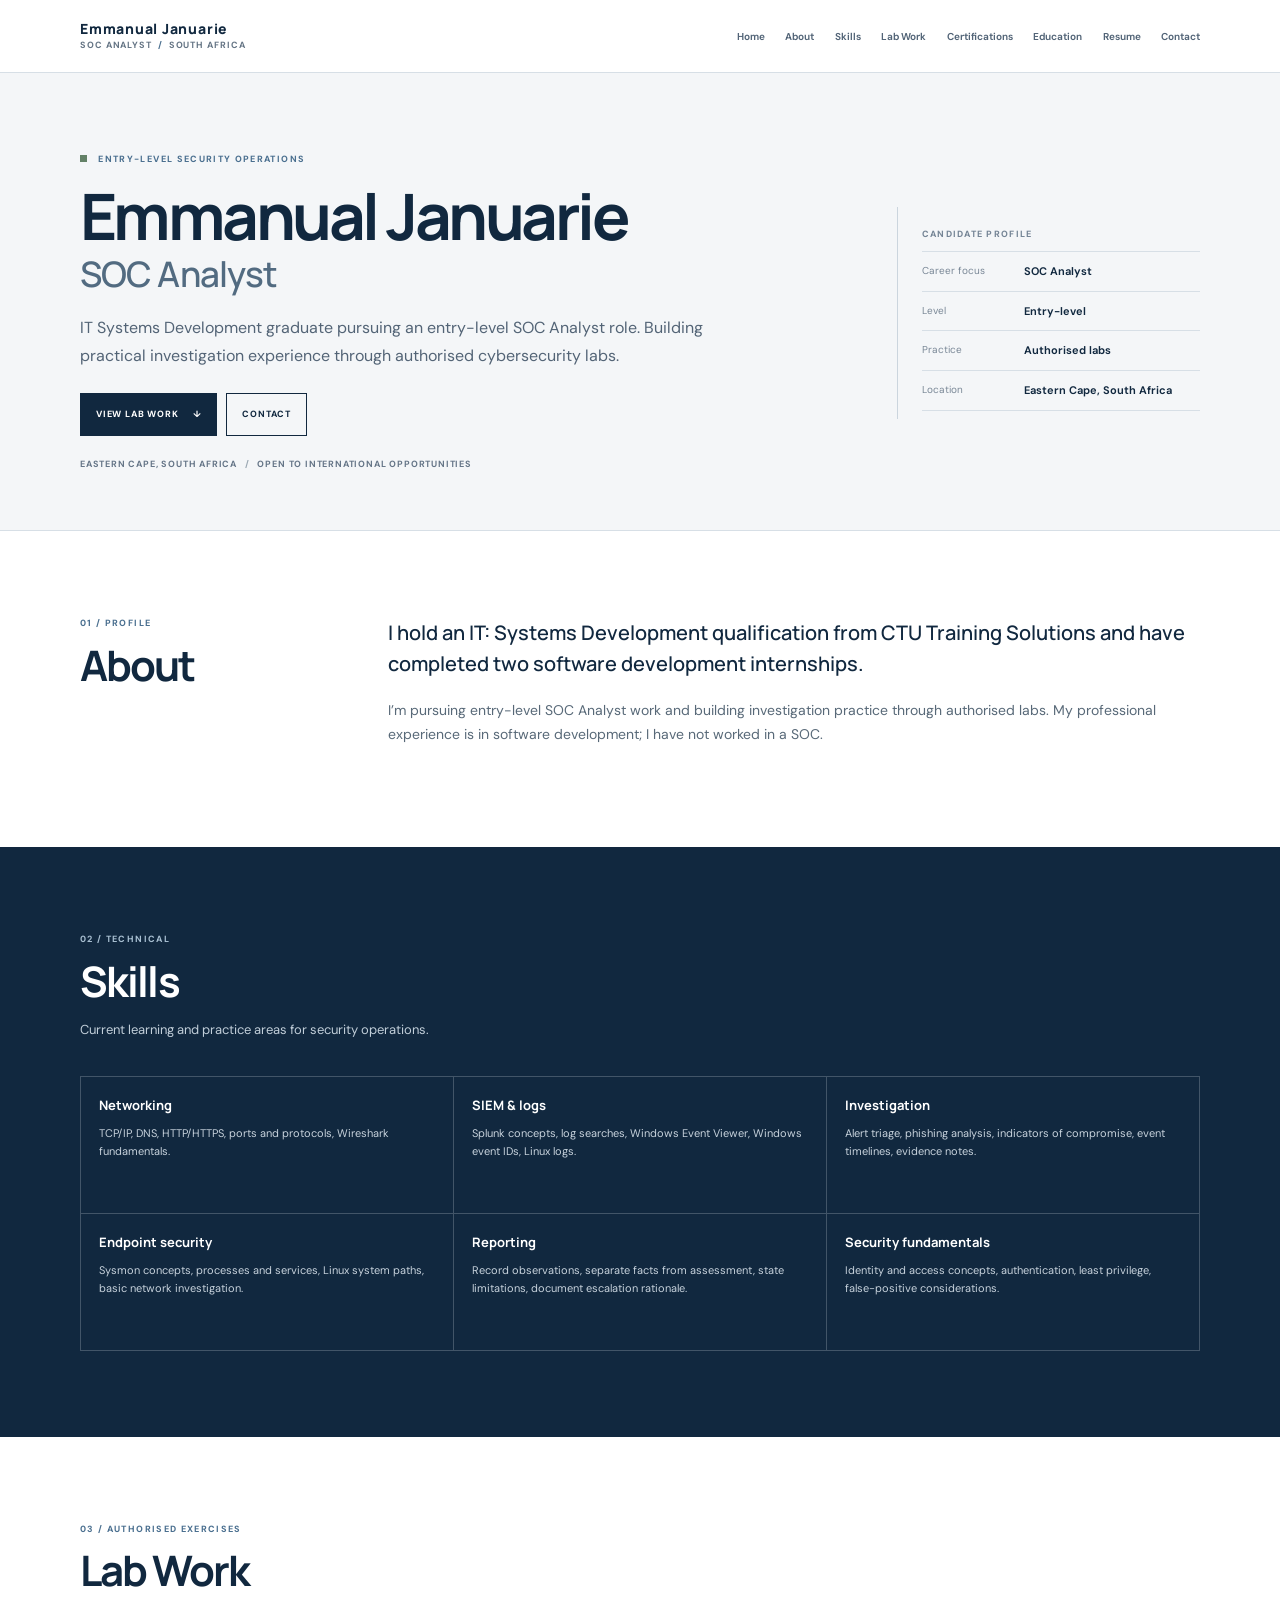
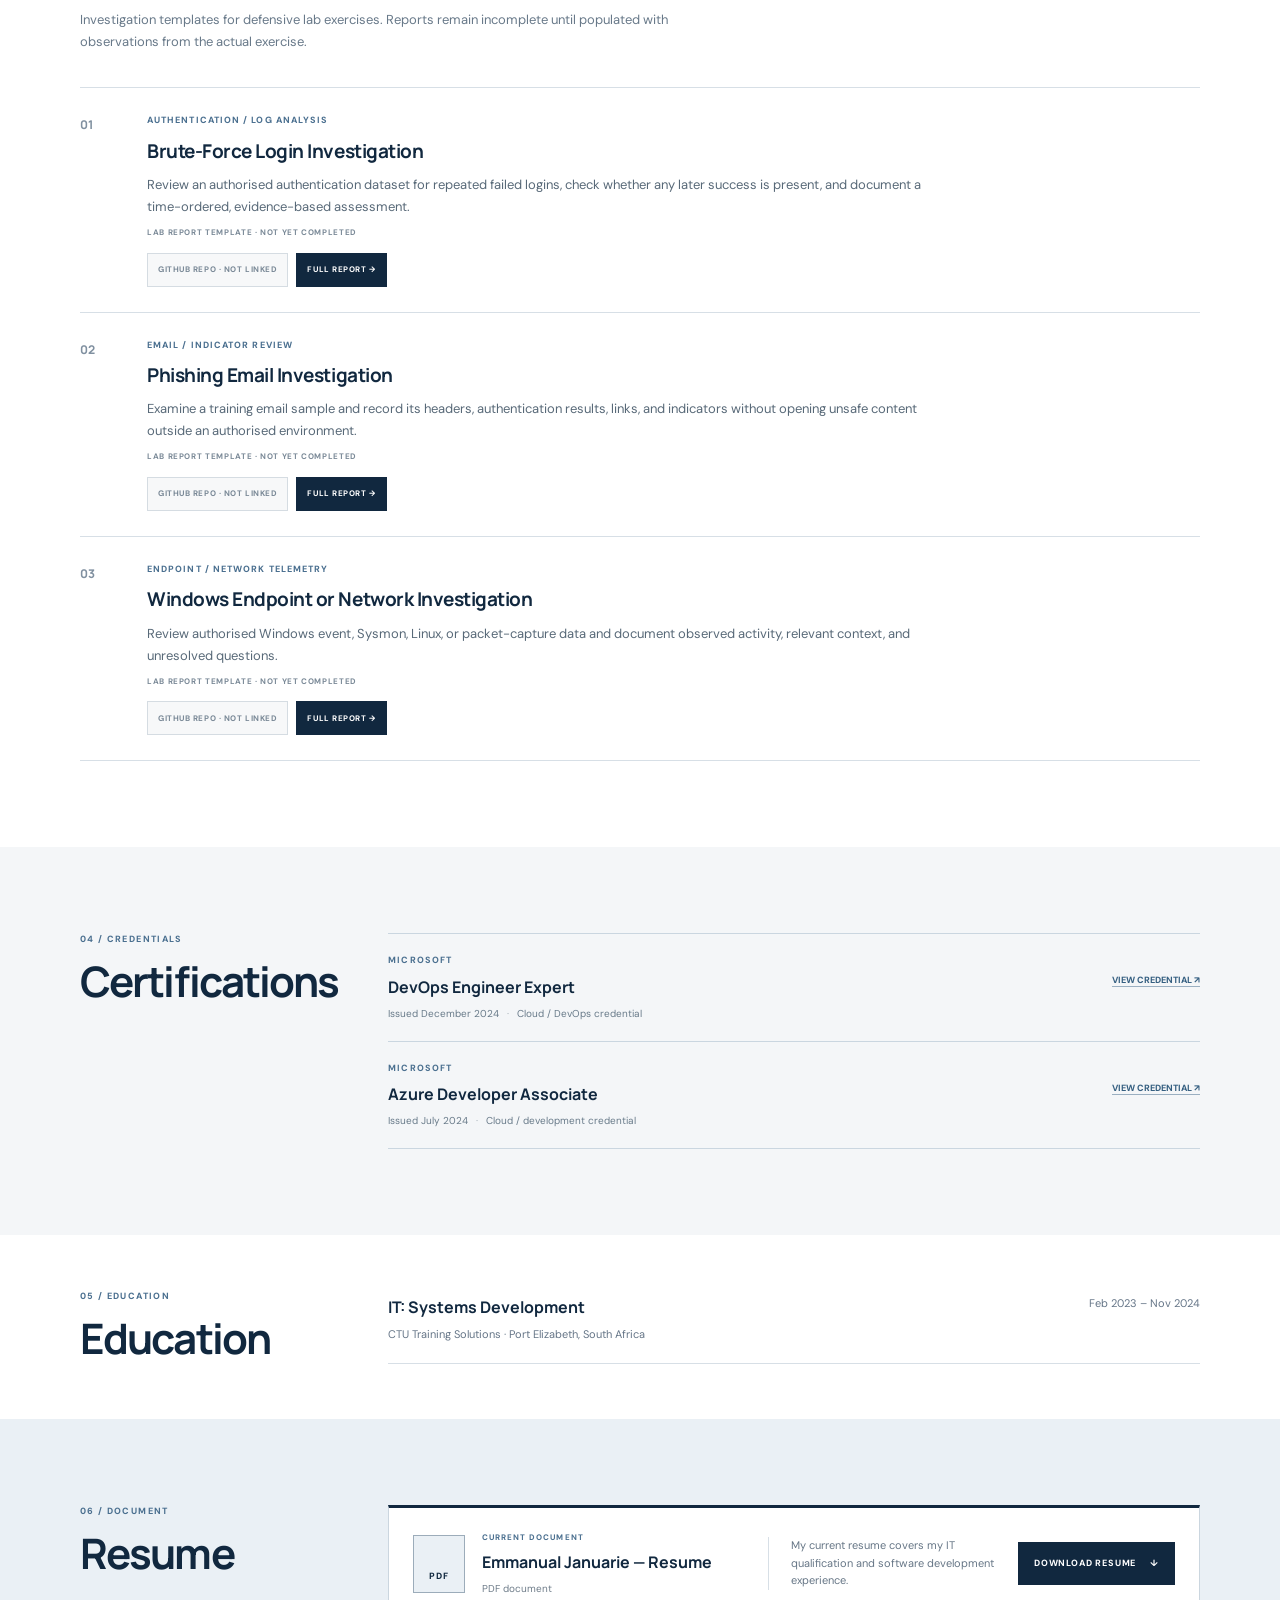
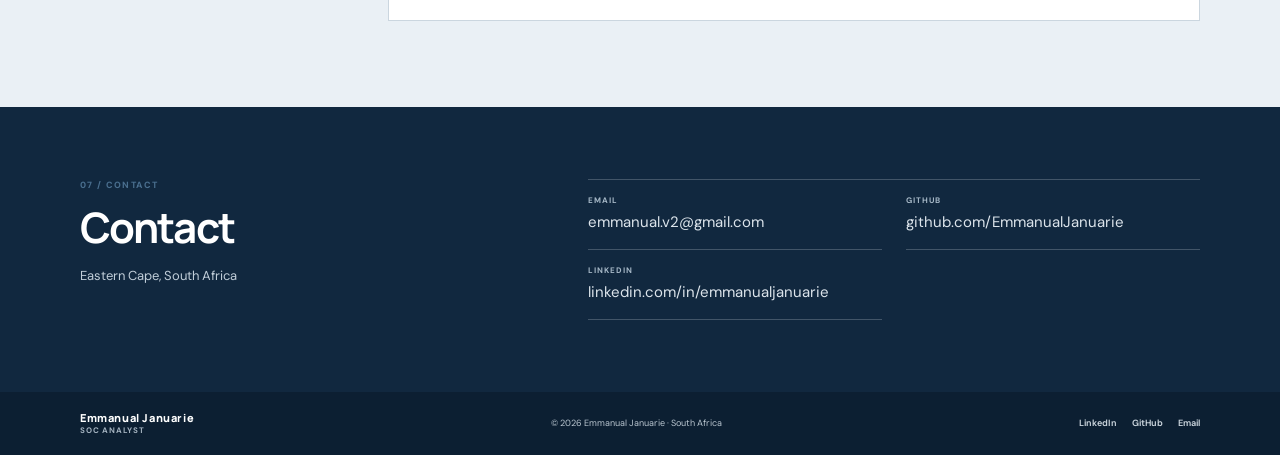
<file: index.html>
<!doctype html>
<html lang="en">
<head>
  <meta charset="utf-8">
  <meta name="viewport" content="width=device-width, initial-scale=1">
  <meta name="theme-color" content="#11283f">
  <meta name="description" content="Emmanual Januarie — entry-level SOC Analyst candidate based in Eastern Cape, South Africa.">
  <title>Emmanual Januarie | SOC Analyst</title>
  <link rel="preconnect" href="https://fonts.googleapis.com">
  <link rel="preconnect" href="https://fonts.gstatic.com" crossorigin>
  <link href="https://fonts.googleapis.com/css2?family=DM+Sans:wght@400;500;600;700&family=Manrope:wght@400;500;600;700;800&display=swap" rel="stylesheet">
  <link rel="stylesheet" href="styles.css">
  <script src="lab-data.js" defer></script>
  <script src="script.js" defer></script>
</head>
<body>
  <a class="skip-link" href="#main">Skip to content</a>
  <header class="site-header">
    <div class="container header-inner">
      <a class="brand" href="#home" aria-label="Emmanual Januarie, home">
        <span class="brand-name">Emmanual Januarie</span>
        <span class="brand-detail">SOC ANALYST <span aria-hidden="true">/</span> SOUTH AFRICA</span>
      </a>
      <button class="menu-toggle" type="button" aria-expanded="false" aria-controls="primary-nav" aria-label="Open navigation">
        <span></span><span></span><span></span>
      </button>
      <nav class="primary-nav" id="primary-nav" aria-label="Main navigation">
        <a href="#home">Home</a>
        <a href="#about">About</a>
        <a href="#skills">Skills</a>
        <a href="#lab-work">Lab Work</a>
        <a href="#certifications">Certifications</a>
        <a href="#education">Education</a>
        <a href="#resume">Resume</a>
        <a href="#contact">Contact</a>
      </nav>
    </div>
  </header>

  <main id="main">
    <section class="hero" id="home" aria-labelledby="hero-title">
      <div class="container hero-grid">
        <div class="hero-copy">
          <p class="eyebrow"><span class="status-mark" aria-hidden="true"></span> ENTRY-LEVEL SECURITY OPERATIONS</p>
          <h1 id="hero-title">Emmanual Januarie<span class="title-break">SOC Analyst</span></h1>
          <p class="hero-intro">IT Systems Development graduate pursuing an entry-level SOC Analyst role. Building practical investigation experience through authorised cybersecurity labs.</p>
          <div class="hero-actions">
            <a class="button button-primary" href="#lab-work">View Lab Work <span aria-hidden="true">↓</span></a>
            <a class="button button-outline" href="#contact">Contact</a>
          </div>
          <p class="hero-note">EASTERN CAPE, SOUTH AFRICA <span>/</span> OPEN TO INTERNATIONAL OPPORTUNITIES</p>
        </div>
        <aside class="hero-aside" aria-label="Candidate details">
          <p class="aside-label">CANDIDATE PROFILE</p>
          <dl class="profile-facts">
            <div><dt>Career focus</dt><dd>SOC Analyst</dd></div>
            <div><dt>Level</dt><dd>Entry-level</dd></div>
            <div><dt>Practice</dt><dd>Authorised labs</dd></div>
            <div><dt>Location</dt><dd>Eastern Cape, South Africa</dd></div>
          </dl>
        </aside>
      </div>
    </section>

    <section class="section section-light" id="about" aria-labelledby="about-title">
      <div class="container section-grid">
        <div class="section-heading">
          <p class="eyebrow">01 / PROFILE</p>
          <h2 id="about-title">About</h2>
        </div>
        <div class="section-content">
          <p class="lead">I hold an IT: Systems Development qualification from CTU Training Solutions and have completed two software development internships.</p>
          <p>I’m pursuing entry-level SOC Analyst work and building investigation practice through authorised labs. My professional experience is in software development; I have not worked in a SOC.</p>
        </div>
      </div>
    </section>

    <section class="section section-navy" id="skills" aria-labelledby="skills-title">
      <div class="container">
        <div class="section-heading heading-light">
          <p class="eyebrow">02 / TECHNICAL</p>
          <h2 id="skills-title">Skills</h2>
          <p class="section-summary">Current learning and practice areas for security operations.</p>
        </div>
        <div class="skills-grid">
          <article class="skill-group"><h3>Networking</h3><p>TCP/IP, DNS, HTTP/HTTPS, ports and protocols, Wireshark fundamentals.</p></article>
          <article class="skill-group"><h3>SIEM &amp; logs</h3><p>Splunk concepts, log searches, Windows Event Viewer, Windows event IDs, Linux logs.</p></article>
          <article class="skill-group"><h3>Investigation</h3><p>Alert triage, phishing analysis, indicators of compromise, event timelines, evidence notes.</p></article>
          <article class="skill-group"><h3>Endpoint security</h3><p>Sysmon concepts, processes and services, Linux system paths, basic network investigation.</p></article>
          <article class="skill-group"><h3>Reporting</h3><p>Record observations, separate facts from assessment, state limitations, document escalation rationale.</p></article>
          <article class="skill-group"><h3>Security fundamentals</h3><p>Identity and access concepts, authentication, least privilege, false-positive considerations.</p></article>
        </div>
      </div>
    </section>

    <section class="section section-light" id="lab-work" aria-labelledby="labs-title">
      <div class="container">
        <div class="section-heading section-heading-wide">
          <p class="eyebrow">03 / AUTHORISED EXERCISES</p>
          <h2 id="labs-title">Lab Work</h2>
          <p class="section-summary">Investigation templates for defensive lab exercises. Reports remain incomplete until populated with observations from the actual exercise.</p>
        </div>
        <div class="lab-list" id="lab-list" aria-live="polite"></div>
      </div>
    </section>

    <section class="section section-paper" id="certifications" aria-labelledby="certifications-title">
      <div class="container section-grid">
        <div class="section-heading">
          <p class="eyebrow">04 / CREDENTIALS</p>
          <h2 id="certifications-title">Certifications</h2>
        </div>
        <div class="credential-list">
          <article class="credential">
            <div><p class="credential-org">MICROSOFT</p><h3>DevOps Engineer Expert</h3><p class="credential-meta">Issued December 2024 <span>·</span> Cloud / DevOps credential</p></div>
            <a class="credential-link" href="https://learn.microsoft.com/api/credentials/share/en-us/EmmanualJanuarie-0471/35E1E9417CEDE322?sharingId=3C00639A1DE75581" target="_blank" rel="noopener noreferrer">View credential <span aria-hidden="true">↗</span></a>
          </article>
          <article class="credential">
            <div><p class="credential-org">MICROSOFT</p><h3>Azure Developer Associate</h3><p class="credential-meta">Issued July 2024 <span>·</span> Cloud / development credential</p></div>
            <a class="credential-link" href="https://learn.microsoft.com/api/credentials/share/en-us/EmmanualJanuarie-0471/957F82BB0A63E8DE?sharingId=3C00639A1DE75581" target="_blank" rel="noopener noreferrer">View credential <span aria-hidden="true">↗</span></a>
          </article>
        </div>
      </div>
    </section>

    <section class="section section-light section-compact" id="education" aria-labelledby="education-title">
      <div class="container section-grid">
        <div class="section-heading"><p class="eyebrow">05 / EDUCATION</p><h2 id="education-title">Education</h2></div>
        <article class="education-entry">
          <div class="education-detail">
            <h3>IT: Systems Development</h3>
            <p>CTU Training Solutions <span>·</span> Port Elizabeth, South Africa</p>
          </div>
          <p class="education-date">Feb 2023 – Nov 2024</p>
        </article>
      </div>
    </section>

    <section class="section section-bluewash" id="resume" aria-labelledby="resume-title">
      <div class="container section-grid">
        <div class="section-heading"><p class="eyebrow">06 / DOCUMENT</p><h2 id="resume-title">Resume</h2></div>
        <div class="resume-document">
          <div class="resume-document-heading">
            <span class="resume-file-mark" aria-hidden="true">PDF</span>
            <div class="resume-document-copy">
              <p class="document-label">CURRENT DOCUMENT</p>
              <h3>Emmanual Januarie — Resume</h3>
              <p class="document-note">PDF document</p>
            </div>
          </div>
          <div class="resume-document-detail">
            <p>My current resume covers my IT qualification and software development experience.</p>
            <a class="button button-primary" href="documents/emmanual-januarie-resume.pdf" download="Emmanual-Januarie-Resume.pdf">Download Resume <span aria-hidden="true">↓</span></a>
          </div>
        </div>
      </div>
    </section>

    <section class="section contact-section" id="contact" aria-labelledby="contact-title">
      <div class="container contact-grid">
        <div class="section-heading heading-light"><p class="eyebrow">07 / CONTACT</p><h2 id="contact-title">Contact</h2><p class="section-summary">Eastern Cape, South Africa</p></div>
        <div class="contact-details">
          <div><p class="contact-label">EMAIL</p>emmanual.v2@gmail.com</div>
          <div><p class="contact-label">GITHUB</p>github.com/EmmanualJanuarie</div>
          <div><p class="contact-label">LINKEDIN</p>linkedin.com/in/emmanualjanuarie</div>
        </div>
      </div>
    </section>
  </main>

  <footer class="site-footer">
    <div class="container footer-inner">
      <a class="brand footer-brand" href="#home"><span class="brand-name">Emmanual Januarie</span><span class="brand-detail">SOC ANALYST</span></a>
      <p>© <span id="current-year">2026</span> Emmanual Januarie · South Africa</p>
      <div class="footer-links"><a href="https://www.linkedin.com/in/emmanualjanuarie/" target="_blank" rel="noopener noreferrer">LinkedIn</a><a href="https://github.com/EmmanualJanuarie" target="_blank" rel="noopener noreferrer">GitHub</a><a href="mailto:emmanual.v2@gmail.com">Email</a></div>
    </div>
  </footer>
</body>
</html>
</file>
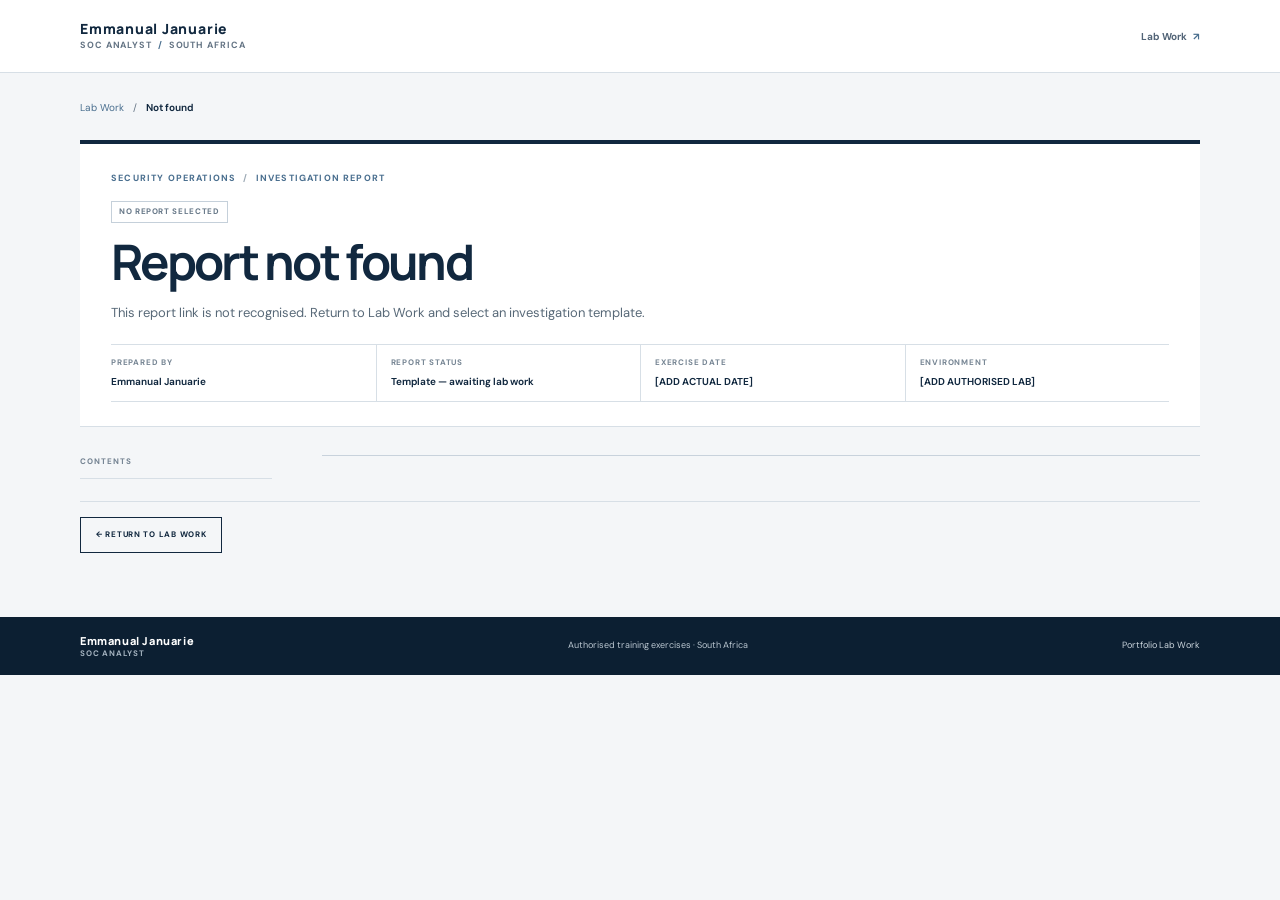
<file: lab-report.html>
<!doctype html>
<html lang="en">
<head>
  <meta charset="utf-8">
  <meta name="viewport" content="width=device-width, initial-scale=1">
  <meta name="theme-color" content="#11283f">
  <meta name="description" content="Authorised training lab investigation report template by Emmanual Januarie.">
  <title>Lab investigation report | Emmanual Januarie</title>
  <link rel="preconnect" href="https://fonts.googleapis.com">
  <link rel="preconnect" href="https://fonts.gstatic.com" crossorigin>
  <link href="https://fonts.googleapis.com/css2?family=DM+Sans:wght@400;500;600;700&family=Manrope:wght@400;500;600;700;800&display=swap" rel="stylesheet">
  <link rel="stylesheet" href="styles.css">
  <link rel="stylesheet" href="lab-report.css">
  <script src="lab-data.js" defer></script>
  <script src="lab-report.js" defer></script>
</head>
<body class="report-page">
  <a class="skip-link" href="#report-main">Skip to report</a>
  <header class="site-header report-site-header">
    <div class="container header-inner">
      <a class="brand" href="index.html#home" aria-label="Emmanual Januarie, home">
        <span class="brand-name">Emmanual Januarie</span>
        <span class="brand-detail">SOC ANALYST <span aria-hidden="true">/</span> SOUTH AFRICA</span>
      </a>
      <a class="report-nav-link" href="index.html#lab-work">Lab Work <span aria-hidden="true">↗</span></a>
    </div>
  </header>

  <main class="report-main" id="report-main">
    <div class="container report-container">
      <nav class="report-breadcrumb" aria-label="Breadcrumb">
        <a href="index.html#lab-work">Lab Work</a><span aria-hidden="true">/</span><span id="report-breadcrumb">Investigation report</span>
      </nav>

      <header class="report-cover">
        <p class="report-kicker">SECURITY OPERATIONS <span>/</span> INVESTIGATION REPORT</p>
        <p class="report-template-status">TRAINING LAB · TEMPLATE NOT YET COMPLETED</p>
        <h1 id="report-title">Investigation report</h1>
        <p class="report-summary" id="report-summary"></p>
        <dl class="report-metadata">
          <div><dt>Prepared by</dt><dd>Emmanual Januarie</dd></div>
          <div><dt>Report status</dt><dd>Template — awaiting lab work</dd></div>
          <div><dt>Exercise date</dt><dd>[ADD ACTUAL DATE]</dd></div>
          <div><dt>Environment</dt><dd>[ADD AUTHORISED LAB]</dd></div>
        </dl>
      </header>

      <div class="report-layout">
        <aside class="report-index" aria-label="Report sections">
          <p>CONTENTS</p>
          <nav id="report-index-links"></nav>
        </aside>
        <div class="report-sections" id="report-sections" aria-live="polite"></div>
      </div>

      <div class="report-endnote">
        <a class="button button-outline" href="index.html#lab-work">← Return to Lab Work</a>
      </div>
    </div>
  </main>

  <footer class="site-footer report-footer">
    <div class="container footer-inner">
      <a class="brand footer-brand" href="index.html#home"><span class="brand-name">Emmanual Januarie</span><span class="brand-detail">SOC ANALYST</span></a>
      <p>Authorised training exercises · South Africa</p>
      <a class="report-footer-link" href="index.html#lab-work">Portfolio Lab Work</a>
    </div>
  </footer>
</body>
</html>
</file>
<file: styles.css>
:root {
  color-scheme: light;
  --navy: #11283f;
  --navy-deep: #0c1f32;
  --ink: #1d2d3b;
  --muted: #647484;
  --line: #d7dfe6;
  --paper: #fff;
  --off-white: #f4f6f8;
  --blue-wash: #eaf0f5;
  --accent: #4a6f8f;
  --body-font: "DM Sans", "Segoe UI", Arial, sans-serif;
  --heading-font: "Manrope", "Segoe UI", Arial, sans-serif;
  --content-width: 1120px;
}

*, *::before, *::after { box-sizing: border-box; }
html { scroll-behavior: smooth; scroll-padding-top: 82px; }
body { margin: 0; background: var(--paper); color: var(--ink); font: 15px/1.7 var(--body-font); -webkit-font-smoothing: antialiased; }
a { color: inherit; }
button { font: inherit; }
.container { width: min(var(--content-width), calc(100% - 64px)); margin-inline: auto; }
.skip-link { position: fixed; z-index: 100; top: 8px; left: 8px; padding: 9px 13px; transform: translateY(-160%); background: var(--navy); color: #fff; font-weight: 700; }
.skip-link:focus { transform: translateY(0); }

.site-header { position: sticky; z-index: 20; top: 0; border-bottom: 1px solid var(--line); background: rgba(255,255,255,.98); }
.header-inner { min-height: 72px; display: flex; align-items: center; justify-content: space-between; gap: 25px; }
.brand { display: inline-flex; flex-direction: column; gap: 2px; text-decoration: none; line-height: 1.2; white-space: nowrap; }
.brand-name { color: var(--navy); font-family: var(--heading-font); font-size: 14px; font-weight: 800; letter-spacing: .055em; }
.brand-detail { color: var(--muted); font-size: 9px; font-weight: 700; letter-spacing: .1em; }
.brand-detail span { padding-inline: 3px; color: var(--accent); }
.primary-nav { display: flex; align-items: center; gap: clamp(11px, 1.6vw, 21px); }
.primary-nav a, .footer-links a { color: #526477; font-size: 10px; font-weight: 650; text-decoration: none; }
.primary-nav a:hover, .primary-nav a:focus-visible, .footer-links a:hover, .footer-links a:focus-visible { color: var(--accent); }
.menu-toggle { display: none; width: 40px; height: 40px; padding: 9px; border: 1px solid var(--line); background: #fff; cursor: pointer; }
.menu-toggle span { display: block; height: 2px; margin: 4px 0; background: var(--navy); }

.hero { padding: clamp(55px, 7vw, 80px) 0 58px; border-bottom: 1px solid var(--line); background: var(--off-white); }
.hero-grid { display: grid; grid-template-columns: minmax(0, 1.65fr) minmax(250px, .7fr); gap: clamp(42px, 8vw, 110px); align-items: center; }
.eyebrow { margin: 0 0 14px; color: var(--accent); font-size: 9px; font-weight: 750; letter-spacing: .15em; line-height: 1.55; text-transform: uppercase; }
.status-mark { display: inline-block; width: 7px; height: 7px; margin-right: 8px; background: #638167; }
h1, h2, h3, p { margin-top: 0; }
h1, h2, h3 { color: var(--navy); font-family: var(--heading-font); }
h1 { max-width: 780px; margin-bottom: 17px; font-size: clamp(39px, 5.3vw, 64px); font-weight: 700; letter-spacing: -.055em; line-height: 1.1; }
.title-break { display: block; color: #526b81; font-size: .55em; font-weight: 550; letter-spacing: -.025em; line-height: 1.3; }
.hero-intro { max-width: 680px; margin-bottom: 23px; color: #536476; font-size: 16px; line-height: 1.75; }
.hero-actions { display: flex; flex-wrap: wrap; gap: 9px; }
.button { display: inline-flex; min-height: 43px; align-items: center; justify-content: center; gap: 14px; padding: 0 15px; border: 1px solid var(--navy); border-radius: 0; font-size: 9px; font-weight: 750; letter-spacing: .09em; text-decoration: none; text-transform: uppercase; transition: background-color .15s ease, border-color .15s ease, color .15s ease; }
.button-primary { background: var(--navy); color: #fff; }
.button-primary:hover, .button-primary:focus-visible { border-color: var(--accent); background: var(--accent); }
.button-outline { background: transparent; color: var(--navy); }
.button-outline:hover, .button-outline:focus-visible { background: #fff; }
.hero-note { margin: 21px 0 0; color: #657587; font-size: 9px; font-weight: 700; letter-spacing: .09em; }
.hero-note span { padding-inline: 5px; color: #9ba8b3; }
.hero-aside { padding: 20px 0 8px 24px; border-left: 1px solid #cbd5de; }
.aside-label { margin-bottom: 9px; color: #748495; font-size: 9px; font-weight: 750; letter-spacing: .14em; }
.profile-facts { margin: 0; border-top: 1px solid var(--line); }
.profile-facts div { display: grid; grid-template-columns: 90px minmax(0, 1fr); gap: 12px; padding: 10px 0; border-bottom: 1px solid var(--line); }
.profile-facts dt { color: #798796; font-size: 10px; }
.profile-facts dd { margin: 0; color: var(--navy); font-size: 11px; font-weight: 650; }

.section { padding: clamp(58px, 7.2vw, 86px) 0; }
.section-light { background: var(--paper); }
.section-paper { background: var(--off-white); }
.section-bluewash { background: var(--blue-wash); }
.section-navy { background: var(--navy); color: #dce4eb; }
.section-grid { display: grid; grid-template-columns: 220px minmax(0, 1fr); gap: clamp(35px, 7vw, 88px); }
.section-heading { max-width: 450px; }
.section-heading-wide { max-width: 760px; }
.section-heading .eyebrow { margin-bottom: 10px; }
h2 { margin-bottom: 0; font-size: clamp(29px, 3.7vw, 42px); font-weight: 700; letter-spacing: -.045em; line-height: 1.18; }
.heading-light h2 { color: #fff; }
.section-summary { max-width: 660px; margin: 13px 0 0; color: #687989; font-size: 13px; }
.heading-light .section-summary { color: #c1ced9; }
.section-content { max-width: 800px; }
.section-content > p { color: #586978; font-size: 14px; }
.lead { color: var(--navy) !important; font-family: var(--heading-font); font-size: clamp(17px, 1.9vw, 20px) !important; font-weight: 550; line-height: 1.55; }

.skills-grid { display: grid; grid-template-columns: repeat(3, minmax(0, 1fr)); margin-top: 34px; border-top: 1px solid rgba(220,228,235,.24); border-left: 1px solid rgba(220,228,235,.24); }
.skill-group { min-height: 137px; padding: 17px 18px; border-right: 1px solid rgba(220,228,235,.24); border-bottom: 1px solid rgba(220,228,235,.24); }
.skill-group h3 { margin-bottom: 8px; color: #fff; font-size: 13px; }
.skill-group p { margin: 0; color: #c7d2dc; font-size: 11px; line-height: 1.65; }
.section-navy .eyebrow { color: #a8bfd1; }
.section-footnote { margin: 13px 0 0; color: #bdc9d3; font-size: 10px; }

.lab-list { margin-top: 34px; border-top: 1px solid var(--line); }
.lab-entry { display: grid; grid-template-columns: 50px minmax(0, 1fr); gap: 17px; padding: 25px 0; border-bottom: 1px solid var(--line); }
.lab-number { padding-top: 2px; color: #8090a0; font-family: var(--heading-font); font-size: 12px; font-weight: 750; }
.lab-entry-content { min-width: 0; }
.lab-category { margin: 0 0 6px; color: var(--accent); font-size: 9px; font-weight: 750; letter-spacing: .12em; }
.lab-title { margin: 0 0 7px; font-size: 19px; letter-spacing: -.025em; }
.lab-summary { max-width: 800px; margin: 0; color: #586978; font-size: 13px; }
.lab-status { margin: 8px 0 0; color: #7a8997; font-size: 8px; font-weight: 700; letter-spacing: .08em; }
.lab-actions { display: flex; flex-wrap: wrap; gap: 8px; margin-top: 13px; }
.lab-button.button { min-height: 34px; padding: 0 10px; border-color: #bcc9d4; font-size: 8px; letter-spacing: .07em; }
.lab-button.button-primary { border-color: var(--navy); background: var(--navy); color: #fff; }
.lab-button.button-primary:hover, .lab-button.button-primary:focus-visible { border-color: var(--accent); background: var(--accent); }
.lab-button-disabled { border-color: #d5dce2 !important; background: #f7f8f9 !important; color: #7a8997 !important; cursor: not-allowed; }

.credential-list { border-top: 1px solid #cad6e0; }
.credential { display: flex; align-items: flex-start; justify-content: space-between; gap: 24px; padding: 19px 0; border-bottom: 1px solid #cad6e0; }
.credential-org { margin-bottom: 5px; color: var(--accent); font-size: 9px; font-weight: 750; letter-spacing: .13em; }
.credential h3 { margin-bottom: 4px; font-size: 16px; }
.credential-meta { margin: 0; color: #687a89; font-size: 10px; }
.credential-meta span { padding-inline: 5px; color: #a1abb4; }
.credential-link { flex: 0 0 auto; margin-top: 20px; color: #355f81; font-size: 9px; font-weight: 750; text-decoration: underline; text-decoration-color: #9aafc1; text-underline-offset: 3px; text-transform: uppercase; }
.credential-link:hover, .credential-link:focus-visible { color: var(--navy); }
.credential-note { margin: 11px 0 0; color: #6f7e8b; font-size: 10px; }
.section-compact { padding-top: 55px; padding-bottom: 55px; }
.education-entry { display: flex; align-items: flex-start; justify-content: space-between; gap: 24px; padding: 4px 0; border-bottom: 1px solid var(--line); }
.education-entry h3 { margin: 0 0 3px; font-size: 16px; }
.education-entry p { margin: 0; color: #657587; font-size: 11px; }
.education-date { flex: 0 0 auto; }
.education-focus { margin-top: 7px !important; }
.education-focus strong { color: #405367; font-weight: 700; }

.resume-document { display: grid; grid-template-columns: minmax(0, .9fr) minmax(0, 1.1fr); align-items: center; gap: 22px; padding: 23px 24px; border: 1px solid #cbd6df; border-top: 3px solid var(--navy); background: #fff; }
.resume-document-heading { display: flex; align-items: center; gap: 17px; min-width: 0; }
.resume-file-mark { width: 52px; height: 58px; display: grid; place-items: end center; padding-bottom: 7px; border: 1px solid #9cacba; background: var(--blue-wash); color: var(--navy); font-size: 9px; font-weight: 800; letter-spacing: .1em; }
.resume-document-copy { min-width: 0; }
.document-label { margin-bottom: 5px; color: var(--accent); font-size: 8px; font-weight: 750; letter-spacing: .13em; }
.resume-document h3 { margin-bottom: 3px; font-size: 16px; }
.document-note { margin: 0; color: #6e7c89; font-size: 10px; }
.resume-document-detail { display: flex; align-items: center; justify-content: space-between; gap: 18px; min-width: 0; padding-left: 22px; border-left: 1px solid var(--line); }
.resume-document-detail > p { max-width: 280px; margin: 0; color: #667686; font-size: 11px; line-height: 1.6; }
.resume-document-detail .button { flex: 0 0 auto; }

.contact-section { padding: 72px 0; background: var(--navy); color: #dce4eb; }
.contact-grid { display: grid; grid-template-columns: .8fr 1.2fr; gap: clamp(40px, 8vw, 100px); }
.contact-section h2 { color: #fff; }
.contact-section .section-summary { color: #c1ced9; }
.contact-details { display: grid; grid-template-columns: repeat(2, minmax(0, 1fr)); gap: 0 24px; border-top: 1px solid rgba(220,228,235,.24); }
.contact-details > div { min-width: 0; padding: 14px 0 13px; border-bottom: 1px solid rgba(220,228,235,.24); }
.contact-label { margin-bottom: 3px; color: #a6b8c7; font-size: 8px; font-weight: 750; letter-spacing: .12em; }
.contact-details a { color: #fff; font-size: 11px; overflow-wrap: anywhere; text-decoration-color: #708aa0; text-underline-offset: 3px; }
.contact-details a:hover, .contact-details a:focus-visible { color: #d2deea; }
.contact-availability { grid-column: 1 / -1; margin: 0; padding-top: 14px; color: #c4d0da; font-size: 9px; font-weight: 750; letter-spacing: .1em; }

.site-footer { padding: 19px 0; background: var(--navy-deep); color: #bac6d0; }
.footer-inner { display: flex; align-items: center; justify-content: space-between; gap: 22px; }
.footer-brand .brand-name { color: #fff; font-size: 11px; }
.footer-brand .brand-detail { color: #a5b3c0; font-size: 8px; }
.footer-inner > p { margin: 0; font-size: 9px; }
.footer-links { display: flex; gap: 15px; }
.footer-links a { color: #cad4dc; font-size: 9px; }

:focus-visible { outline: 2px solid #7899b5; outline-offset: 3px; }
@media (max-width: 930px) {
  .primary-nav { gap: 11px; }
  .primary-nav a { font-size: 9px; }
  .hero-grid { grid-template-columns: minmax(0, 1.5fr) minmax(230px, .75fr); gap: 36px; }
  .section-grid { grid-template-columns: 185px minmax(0, 1fr); gap: 35px; }
  .resume-document { grid-template-columns: 1fr; gap: 15px; }
  .resume-document-detail { padding: 14px 0 0; border-top: 1px solid var(--line); border-left: 0; }
}
@media (max-width: 760px) {
  html { scroll-padding-top: 70px; }
  .container { width: min(100% - 40px, var(--content-width)); }
  .header-inner { min-height: 66px; }
  .menu-toggle { display: block; }
  .primary-nav { position: absolute; top: 100%; right: 0; left: 0; display: none; flex-direction: column; align-items: stretch; gap: 0; padding: 6px 20px 14px; border-bottom: 1px solid var(--line); background: #fff; }
  .primary-nav.is-open { display: flex; }
  .primary-nav a { padding: 10px 0; border-bottom: 1px solid #edf0f3; font-size: 12px; }
  .primary-nav a:last-child { border-bottom: 0; }
  .hero { padding: 50px 0 44px; }
  .hero-grid, .section-grid, .contact-grid { grid-template-columns: 1fr; gap: 23px; }
  .hero-aside { padding: 16px 0 0; border-top: 1px solid #cbd5de; border-left: 0; }
  .section { padding: 58px 0; }
  .section-heading { max-width: none; }
  .skills-grid { grid-template-columns: repeat(2, minmax(0, 1fr)); }
  .section-compact { padding: 48px 0; }
  .contact-section { padding: 58px 0; }
}
@media (max-width: 500px) {
  .container { width: calc(100% - 32px); }
  .brand-name { font-size: 13px; }
  .brand-detail { font-size: 8px; letter-spacing: .07em; }
  h1 { font-size: clamp(35px, 10vw, 49px); }
  .hero-actions .button { flex: 1 1 100%; }
  .skills-grid, .contact-details { grid-template-columns: 1fr; }
  .skill-group { min-height: 0; }
  .lab-entry { grid-template-columns: 30px minmax(0, 1fr); gap: 10px; padding: 21px 0; }
  .lab-title { font-size: 17px; }
  .lab-actions { align-items: stretch; flex-direction: column; }
  .lab-actions .button { width: 100%; }
  .credential { align-items: flex-start; flex-direction: column; gap: 7px; }
  .credential-link { margin: 0; }
  .education-entry { align-items: flex-start; flex-direction: column; gap: 8px; }
  .resume-document { grid-template-columns: 1fr; gap: 15px; padding: 17px; }
  .resume-file-mark { width: 44px; height: 50px; }
  .resume-document-detail { align-items: flex-start; flex-direction: column; gap: 12px; padding: 14px 0 0; border-top: 1px solid var(--line); border-left: 0; }
  .resume-document-detail .button { width: 100%; }
  .contact-availability { grid-column: auto; }
  .footer-inner { align-items: flex-start; flex-wrap: wrap; }
  .footer-inner > p { order: 3; flex-basis: 100%; }
  .footer-links { margin-left: auto; }
}
@media (prefers-reduced-motion: reduce) {
  *, *::before, *::after { scroll-behavior: auto !important; transition-duration: .01ms !important; }
}
</file>
<file: lab-report.css>
.report-page { min-height: 100vh; background: var(--off-white); }
.report-nav-link { color: #526477; font-size: 10px; font-weight: 700; text-decoration: none; }
.report-nav-link span { margin-left: 4px; color: var(--accent); }
.report-nav-link:hover, .report-nav-link:focus-visible { color: var(--accent); }
.report-main { padding: 26px 0 64px; }
.report-container { max-width: 1120px; }
.report-breadcrumb { display: flex; flex-wrap: wrap; align-items: center; gap: 9px; margin-bottom: 24px; color: var(--muted); font-size: 10px; }
.report-breadcrumb a { color: var(--accent); text-decoration: none; }
.report-breadcrumb a:hover, .report-breadcrumb a:focus-visible { text-decoration: underline; text-underline-offset: 3px; }
.report-breadcrumb span:last-child { color: var(--navy); font-weight: 650; }
.report-cover { padding: 27px 31px 24px; border-top: 4px solid var(--navy); border-bottom: 1px solid var(--line); background: #fff; }
.report-kicker { margin-bottom: 11px; color: var(--accent); font-size: 9px; font-weight: 750; letter-spacing: .13em; }
.report-kicker span { padding-inline: 4px; color: #9daab5; }
.report-template-status { display: inline-block; margin: 0 0 11px; padding: 3px 7px; border: 1px solid #c5d0da; color: #687989; font-size: 8px; font-weight: 750; letter-spacing: .08em; }
.report-cover h1 { max-width: 900px; margin: 0; font-size: clamp(32px, 4.5vw, 49px); line-height: 1.15; }
.report-summary { max-width: 800px; margin: 12px 0 20px; color: #586978; font-size: 13px; }
.report-metadata { display: grid; grid-template-columns: repeat(4, minmax(0, 1fr)); margin: 0; border-top: 1px solid var(--line); border-bottom: 1px solid var(--line); }
.report-metadata div { min-width: 0; padding: 11px 14px 11px 0; }
.report-metadata div + div { padding-left: 14px; border-left: 1px solid var(--line); }
.report-metadata dt { margin-bottom: 3px; color: #778694; font-size: 8px; font-weight: 750; letter-spacing: .1em; text-transform: uppercase; }
.report-metadata dd { margin: 0; color: var(--navy); font-size: 10px; font-weight: 650; overflow-wrap: anywhere; }
.handling-note { display: grid; grid-template-columns: 105px minmax(0, 1fr); gap: 14px; margin: 16px 0 0; padding: 10px 12px; border-left: 2px solid var(--accent); background: var(--blue-wash); color: #586978; font-size: 10px; line-height: 1.6; }
.handling-note strong { color: var(--navy); font-size: 9px; letter-spacing: .06em; text-transform: uppercase; }
.report-layout { display: grid; grid-template-columns: 192px minmax(0, 1fr); gap: clamp(25px, 4vw, 50px); align-items: start; margin-top: 28px; }
.report-index { position: sticky; top: 91px; }
.report-index > p { margin-bottom: 9px; color: #748392; font-size: 8px; font-weight: 750; letter-spacing: .13em; }
.report-index nav { display: grid; border-top: 1px solid var(--line); }
.report-index nav a { padding: 9px 0; border-bottom: 1px solid var(--line); color: #536678; font-size: 10px; line-height: 1.4; text-decoration: none; }
.report-index nav a:hover, .report-index nav a:focus-visible { color: var(--accent); }
.report-sections { min-width: 0; border-top: 1px solid #c8d2dc; }
.report-section { scroll-margin-top: 88px; padding: 18px 0 7px; border-bottom: 1px solid #c8d2dc; }
.report-section-heading { display: flex; align-items: baseline; gap: 13px; margin-bottom: 8px; }
.report-section-number { color: #82909d; font-family: var(--heading-font); font-size: 10px; font-weight: 750; }
.report-section-heading h2 { font-size: 19px; }
.report-field { display: grid; grid-template-columns: minmax(165px, .34fr) minmax(0, 1fr); gap: 12px 22px; padding: 12px 0; border-top: 1px solid #e1e6ea; }
.report-field h3 { margin: 0; color: #3f556a; font-family: var(--body-font); font-size: 10px; font-weight: 750; line-height: 1.55; }
.report-placeholder { margin: 0; color: #72808d; font-size: 10px; line-height: 1.75; }
.report-missing { padding: 20px 0; border-top: 1px solid var(--line); color: #586978; font-size: 12px; }
.report-endnote { display: flex; justify-content: space-between; align-items: center; gap: 20px; margin-top: 22px; padding-top: 15px; border-top: 1px solid var(--line); }
.report-endnote p { max-width: 700px; margin: 0; color: #71808e; font-size: 10px; }
.report-endnote .button { flex: 0 0 auto; min-height: 36px; font-size: 8px; }
.report-footer { padding-block: 17px; }
.report-footer-link { color: #cad4dc; font-size: 9px; text-decoration: none; }
.report-footer-link:hover, .report-footer-link:focus-visible { text-decoration: underline; }
@media (max-width: 760px) {
  .report-layout { grid-template-columns: 1fr; gap: 20px; }
  .report-index { position: static; }
  .report-index nav { grid-template-columns: repeat(2, minmax(0, 1fr)); column-gap: 18px; }
}
@media (max-width: 560px) {
  .report-main { padding: 20px 0 45px; }
  .report-cover { padding: 20px 17px; }
  .report-metadata { grid-template-columns: repeat(2, minmax(0, 1fr)); }
  .report-metadata div:nth-child(3) { padding-left: 0; border-left: 0; }
  .report-metadata div:nth-child(n+3) { border-top: 1px solid var(--line); }
  .handling-note { grid-template-columns: 1fr; gap: 4px; }
  .report-index nav { grid-template-columns: 1fr; }
  .report-field { grid-template-columns: 1fr; gap: 4px; }
  .report-endnote { align-items: stretch; flex-direction: column; }
  .report-endnote .button { width: 100%; }
}
</file>
